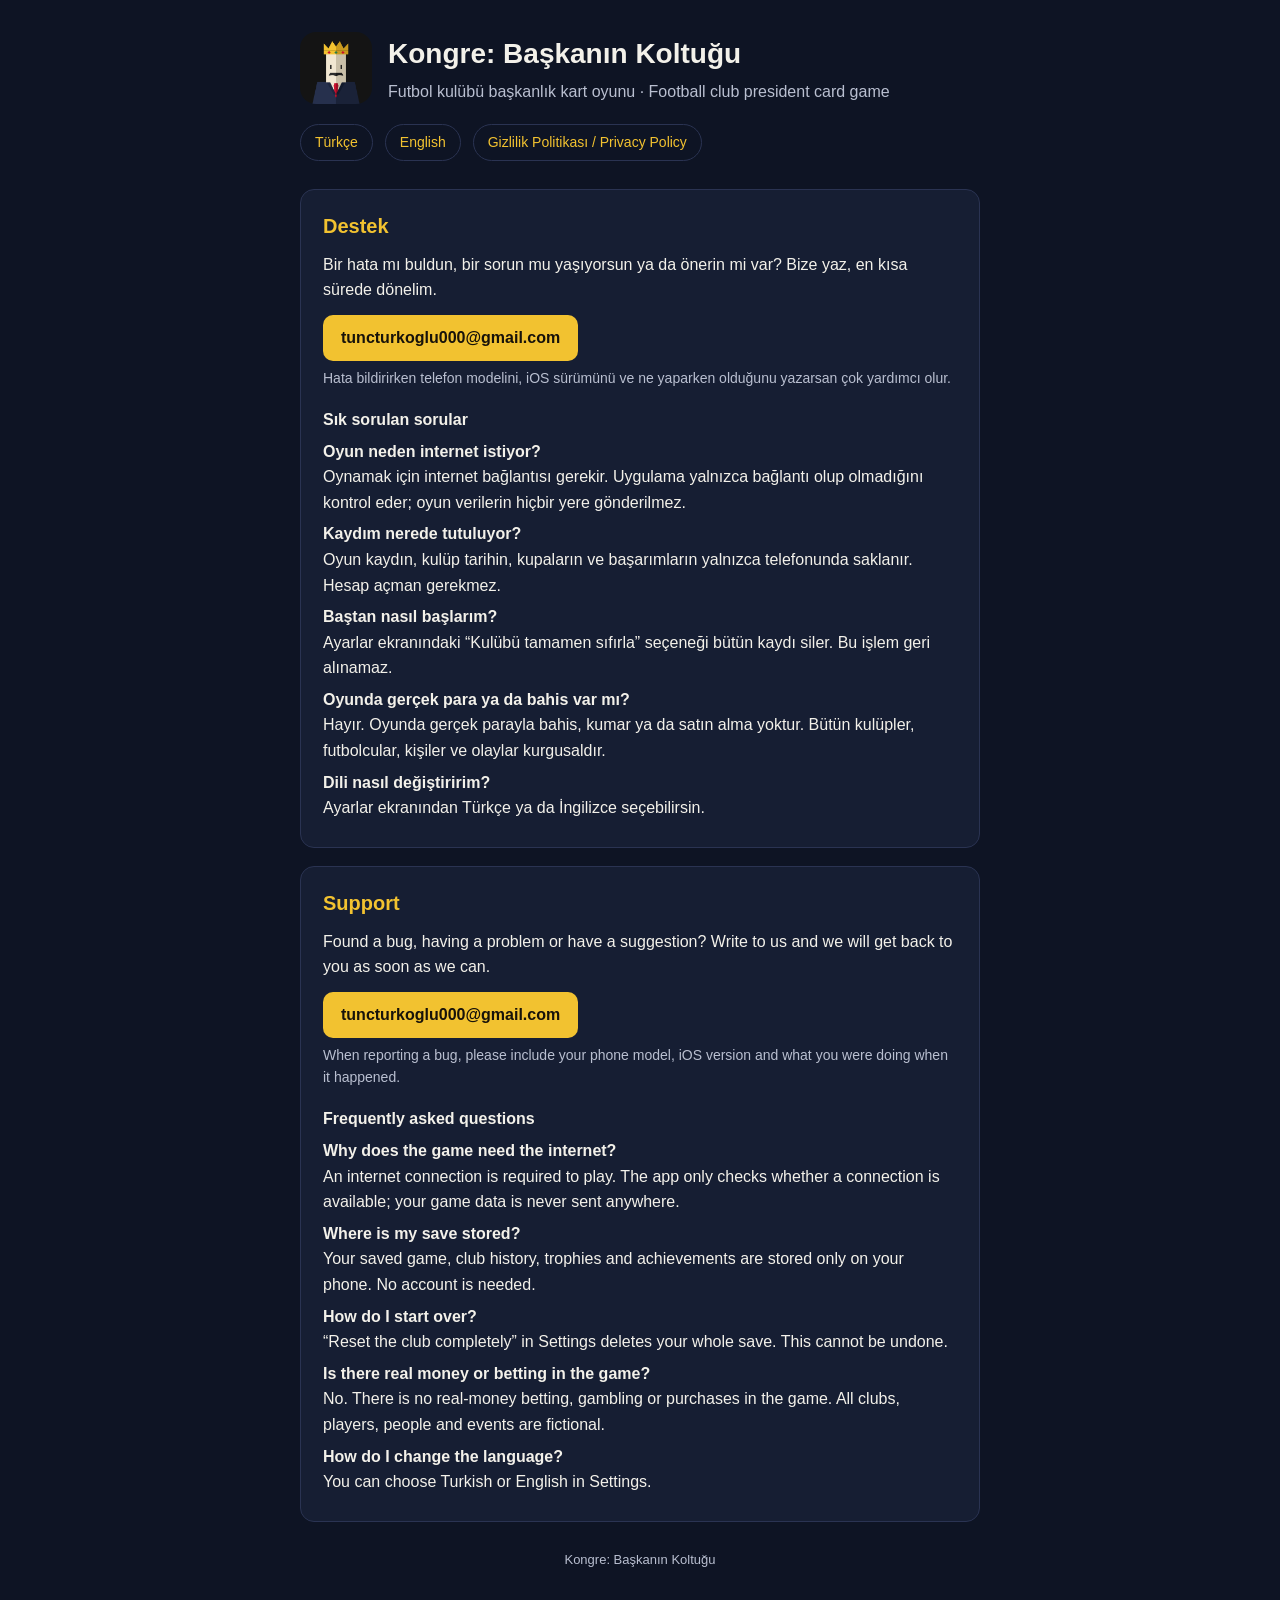
<file: index.html>
<!DOCTYPE html>
<html lang="tr">
<head>
  <meta charset="utf-8">
  <meta name="viewport" content="width=device-width, initial-scale=1">
  <title>Kongre: Başkanın Koltuğu — Destek / Support</title>
  <meta name="description" content="Kongre: Başkanın Koltuğu oyunu için destek ve iletişim. Support and contact for Kongre: The President's Chair.">
  <link rel="icon" href="icon.png">
  <link rel="stylesheet" href="style.css">
</head>
<body>
<main>
  <header>
    <img src="icon.png" alt="Kongre simgesi">
    <div>
      <h1>Kongre: Başkanın Koltuğu</h1>
      <p>Futbol kulübü başkanlık kart oyunu · Football club president card game</p>
    </div>
  </header>
  <nav>
    <a href="#tr">Türkçe</a>
    <a href="#en">English</a>
    <a href="privacy.html">Gizlilik Politikası / Privacy Policy</a>
  </nav>

  <section id="tr">
    <h2>Destek</h2>
    <p>Bir hata mı buldun, bir sorun mu yaşıyorsun ya da önerin mi var? Bize yaz, en kısa sürede dönelim.</p>
    <a class="mail" href="mailto:tuncturkoglu000@gmail.com?subject=Kongre%20destek">tuncturkoglu000@gmail.com</a>
    <p class="muted">Hata bildirirken telefon modelini, iOS sürümünü ve ne yaparken olduğunu yazarsan çok yardımcı olur.</p>

    <h3>Sık sorulan sorular</h3>
    <p><strong>Oyun neden internet istiyor?</strong><br>Oynamak için internet bağlantısı gerekir. Uygulama yalnızca bağlantı olup olmadığını kontrol eder; oyun verilerin hiçbir yere gönderilmez.</p>
    <p><strong>Kaydım nerede tutuluyor?</strong><br>Oyun kaydın, kulüp tarihin, kupaların ve başarımların yalnızca telefonunda saklanır. Hesap açman gerekmez.</p>
    <p><strong>Baştan nasıl başlarım?</strong><br>Ayarlar ekranındaki “Kulübü tamamen sıfırla” seçeneği bütün kaydı siler. Bu işlem geri alınamaz.</p>
    <p><strong>Oyunda gerçek para ya da bahis var mı?</strong><br>Hayır. Oyunda gerçek parayla bahis, kumar ya da satın alma yoktur. Bütün kulüpler, futbolcular, kişiler ve olaylar kurgusaldır.</p>
    <p><strong>Dili nasıl değiştiririm?</strong><br>Ayarlar ekranından Türkçe ya da İngilizce seçebilirsin.</p>
  </section>

  <section id="en" lang="en">
    <h2>Support</h2>
    <p>Found a bug, having a problem or have a suggestion? Write to us and we will get back to you as soon as we can.</p>
    <a class="mail" href="mailto:tuncturkoglu000@gmail.com?subject=Kongre%20support">tuncturkoglu000@gmail.com</a>
    <p class="muted">When reporting a bug, please include your phone model, iOS version and what you were doing when it happened.</p>

    <h3>Frequently asked questions</h3>
    <p><strong>Why does the game need the internet?</strong><br>An internet connection is required to play. The app only checks whether a connection is available; your game data is never sent anywhere.</p>
    <p><strong>Where is my save stored?</strong><br>Your saved game, club history, trophies and achievements are stored only on your phone. No account is needed.</p>
    <p><strong>How do I start over?</strong><br>“Reset the club completely” in Settings deletes your whole save. This cannot be undone.</p>
    <p><strong>Is there real money or betting in the game?</strong><br>No. There is no real-money betting, gambling or purchases in the game. All clubs, players, people and events are fictional.</p>
    <p><strong>How do I change the language?</strong><br>You can choose Turkish or English in Settings.</p>
  </section>

  <footer>Kongre: Başkanın Koltuğu</footer>
</main>
</body>
</html>
</file>
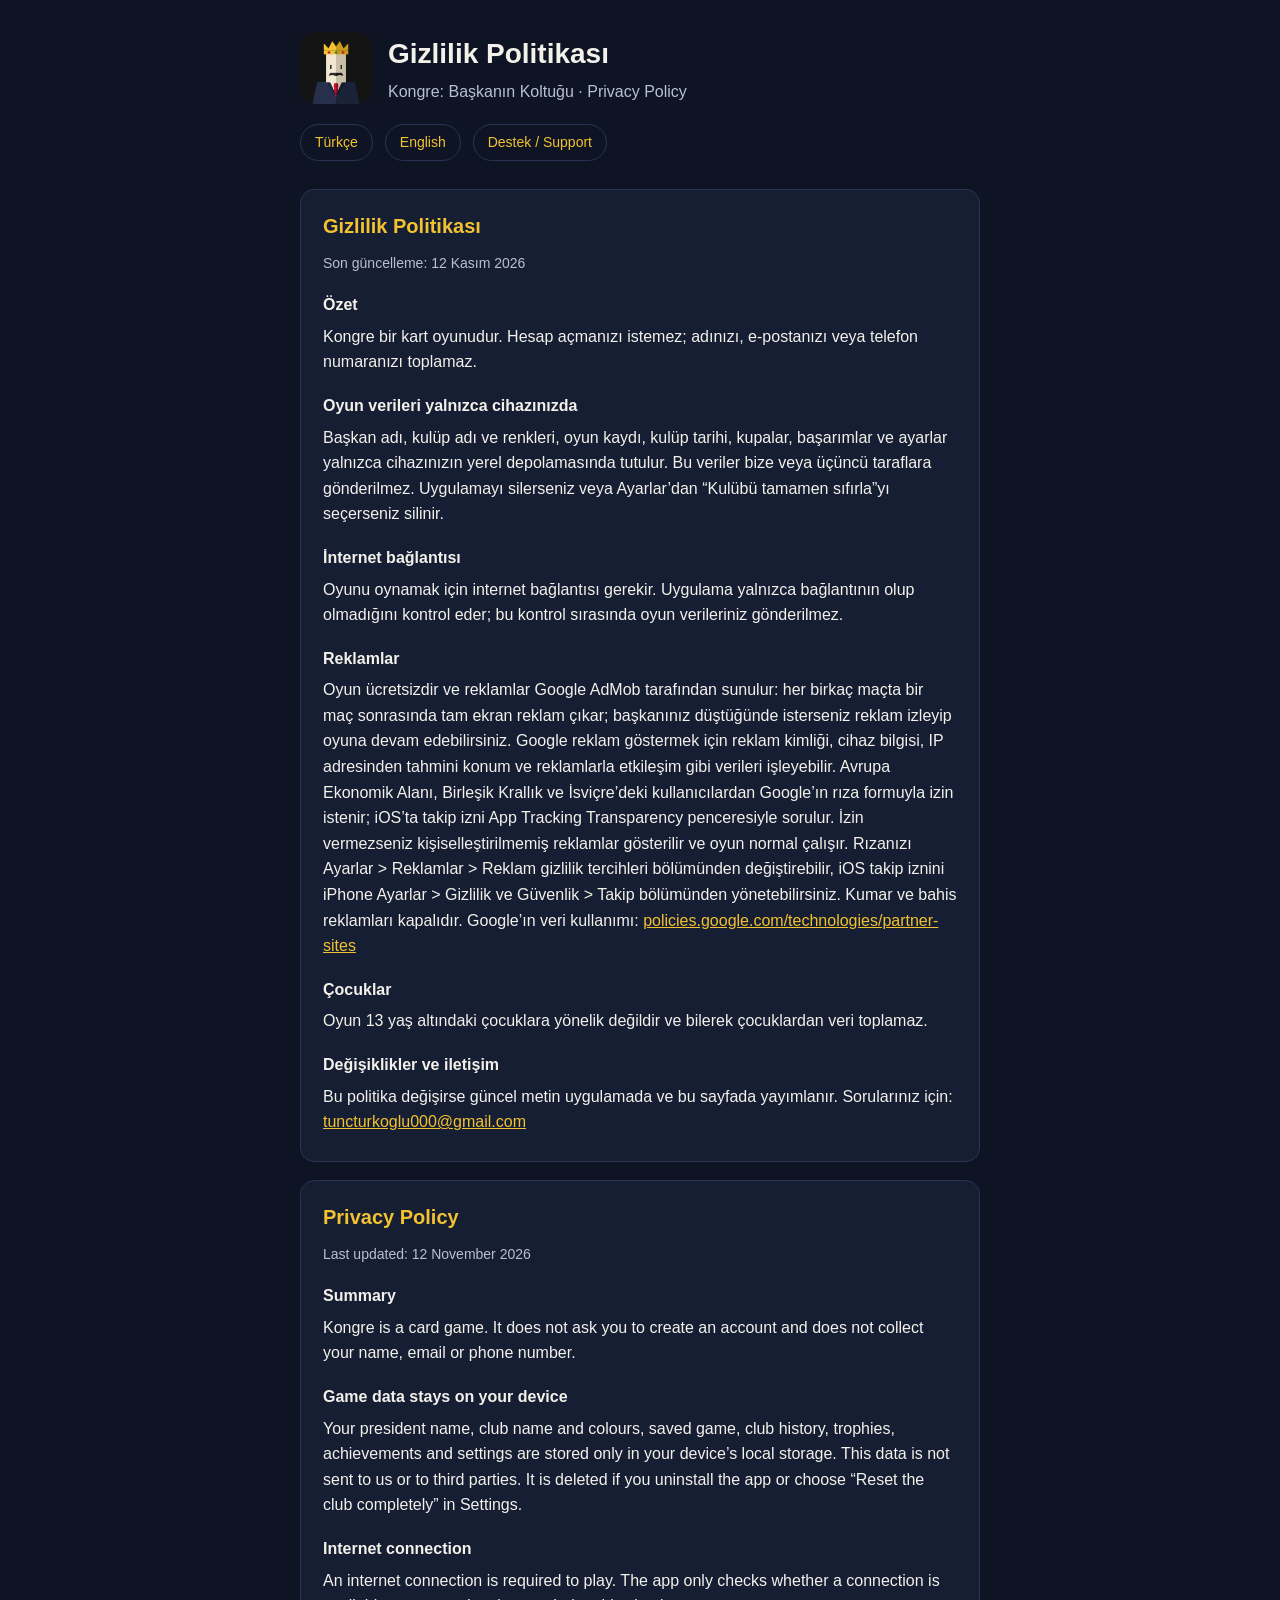
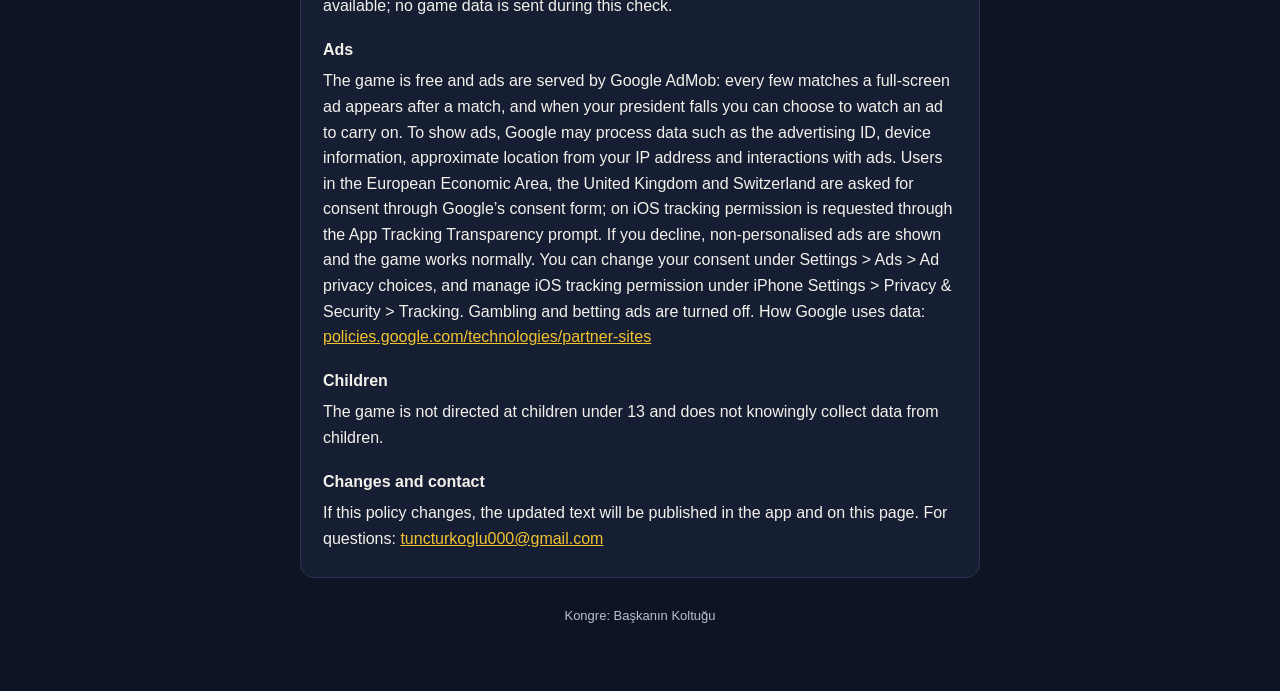
<file: privacy.html>
<!DOCTYPE html>
<html lang="tr">
<head>
  <meta charset="utf-8">
  <meta name="viewport" content="width=device-width, initial-scale=1">
  <title>Kongre: Başkanın Koltuğu — Gizlilik Politikası / Privacy Policy</title>
  <link rel="icon" href="icon.png">
  <link rel="stylesheet" href="style.css">
</head>
<body>
<main>
  <header>
    <img src="icon.png" alt="Kongre simgesi">
    <div>
      <h1>Gizlilik Politikası</h1>
      <p>Kongre: Başkanın Koltuğu · Privacy Policy</p>
    </div>
  </header>
  <nav>
    <a href="#tr">Türkçe</a>
    <a href="#en">English</a>
    <a href="index.html">Destek / Support</a>
  </nav>

  <section id="tr">
    <h2>Gizlilik Politikası</h2>
    <p class="muted">Son güncelleme: 12 Kasım 2026</p>

    <h3>Özet</h3>
    <p>Kongre bir kart oyunudur. Hesap açmanızı istemez; adınızı, e-postanızı veya telefon numaranızı toplamaz.</p>

    <h3>Oyun verileri yalnızca cihazınızda</h3>
    <p>Başkan adı, kulüp adı ve renkleri, oyun kaydı, kulüp tarihi, kupalar, başarımlar ve ayarlar yalnızca cihazınızın yerel depolamasında tutulur. Bu veriler bize veya üçüncü taraflara gönderilmez. Uygulamayı silerseniz veya Ayarlar’dan “Kulübü tamamen sıfırla”yı seçerseniz silinir.</p>

    <h3>İnternet bağlantısı</h3>
    <p>Oyunu oynamak için internet bağlantısı gerekir. Uygulama yalnızca bağlantının olup olmadığını kontrol eder; bu kontrol sırasında oyun verileriniz gönderilmez.</p>

    <h3>Reklamlar</h3>
    <p>Oyun ücretsizdir ve reklamlar Google AdMob tarafından sunulur: her birkaç maçta bir maç sonrasında tam ekran reklam çıkar; başkanınız düştüğünde isterseniz reklam izleyip oyuna devam edebilirsiniz. Google reklam göstermek için reklam kimliği, cihaz bilgisi, IP adresinden tahmini konum ve reklamlarla etkileşim gibi verileri işleyebilir. Avrupa Ekonomik Alanı, Birleşik Krallık ve İsviçre’deki kullanıcılardan Google’ın rıza formuyla izin istenir; iOS’ta takip izni App Tracking Transparency penceresiyle sorulur. İzin vermezseniz kişiselleştirilmemiş reklamlar gösterilir ve oyun normal çalışır. Rızanızı Ayarlar &gt; Reklamlar &gt; Reklam gizlilik tercihleri bölümünden değiştirebilir, iOS takip iznini iPhone Ayarlar &gt; Gizlilik ve Güvenlik &gt; Takip bölümünden yönetebilirsiniz. Kumar ve bahis reklamları kapalıdır. Google’ın veri kullanımı: <a href="https://policies.google.com/technologies/partner-sites">policies.google.com/technologies/partner-sites</a></p>


    <h3>Çocuklar</h3>
    <p>Oyun 13 yaş altındaki çocuklara yönelik değildir ve bilerek çocuklardan veri toplamaz.</p>

    <h3>Değişiklikler ve iletişim</h3>
    <p>Bu politika değişirse güncel metin uygulamada ve bu sayfada yayımlanır. Sorularınız için: <a href="mailto:tuncturkoglu000@gmail.com">tuncturkoglu000@gmail.com</a></p>
  </section>

  <section id="en" lang="en">
    <h2>Privacy Policy</h2>
    <p class="muted">Last updated: 12 November 2026</p>

    <h3>Summary</h3>
    <p>Kongre is a card game. It does not ask you to create an account and does not collect your name, email or phone number.</p>

    <h3>Game data stays on your device</h3>
    <p>Your president name, club name and colours, saved game, club history, trophies, achievements and settings are stored only in your device’s local storage. This data is not sent to us or to third parties. It is deleted if you uninstall the app or choose “Reset the club completely” in Settings.</p>

    <h3>Internet connection</h3>
    <p>An internet connection is required to play. The app only checks whether a connection is available; no game data is sent during this check.</p>

    <h3>Ads</h3>
    <p>The game is free and ads are served by Google AdMob: every few matches a full-screen ad appears after a match, and when your president falls you can choose to watch an ad to carry on. To show ads, Google may process data such as the advertising ID, device information, approximate location from your IP address and interactions with ads. Users in the European Economic Area, the United Kingdom and Switzerland are asked for consent through Google’s consent form; on iOS tracking permission is requested through the App Tracking Transparency prompt. If you decline, non-personalised ads are shown and the game works normally. You can change your consent under Settings &gt; Ads &gt; Ad privacy choices, and manage iOS tracking permission under iPhone Settings &gt; Privacy &amp; Security &gt; Tracking. Gambling and betting ads are turned off. How Google uses data: <a href="https://policies.google.com/technologies/partner-sites">policies.google.com/technologies/partner-sites</a></p>


    <h3>Children</h3>
    <p>The game is not directed at children under 13 and does not knowingly collect data from children.</p>

    <h3>Changes and contact</h3>
    <p>If this policy changes, the updated text will be published in the app and on this page. For questions: <a href="mailto:tuncturkoglu000@gmail.com">tuncturkoglu000@gmail.com</a></p>
  </section>

  <footer>Kongre: Başkanın Koltuğu</footer>
</main>
</body>
</html>
</file>
<file: style.css>
:root {
  --bg: #0e1424;
  --card: #161e33;
  --gold: #f2c230;
  --text: #f3f1ea;
  --muted: #b9bfd0;
  --line: #2a3352;
}
* { box-sizing: border-box; }
body {
  margin: 0;
  background: var(--bg);
  color: var(--text);
  font: 16px/1.6 -apple-system, BlinkMacSystemFont, "Segoe UI", Roboto, sans-serif;
}
main { max-width: 720px; margin: 0 auto; padding: 32px 20px 64px; }
header { display: flex; align-items: center; gap: 16px; margin-bottom: 8px; }
header img { width: 72px; height: 72px; border-radius: 16px; }
h1 { margin: 0; font-size: 28px; }
header p { margin: 2px 0 0; color: var(--muted); }
nav { display: flex; gap: 12px; flex-wrap: wrap; margin: 20px 0 28px; }
nav a { color: var(--gold); text-decoration: none; border: 1px solid var(--line); border-radius: 999px; padding: 6px 14px; font-size: 14px; }
nav a:hover { border-color: var(--gold); }
section { background: var(--card); border: 1px solid var(--line); border-radius: 14px; padding: 20px 22px; margin-bottom: 18px; }
h2 { margin: 0 0 10px; font-size: 20px; color: var(--gold); }
h3 { margin: 18px 0 4px; font-size: 16px; }
p { margin: 6px 0; }
.muted { color: var(--muted); font-size: 14px; }
.mail { display: inline-block; margin-top: 6px; background: var(--gold); color: #17120a; font-weight: 700; text-decoration: none; padding: 10px 18px; border-radius: 10px; }
a { color: var(--gold); }
footer { color: var(--muted); font-size: 13px; text-align: center; margin-top: 28px; }
</file>
